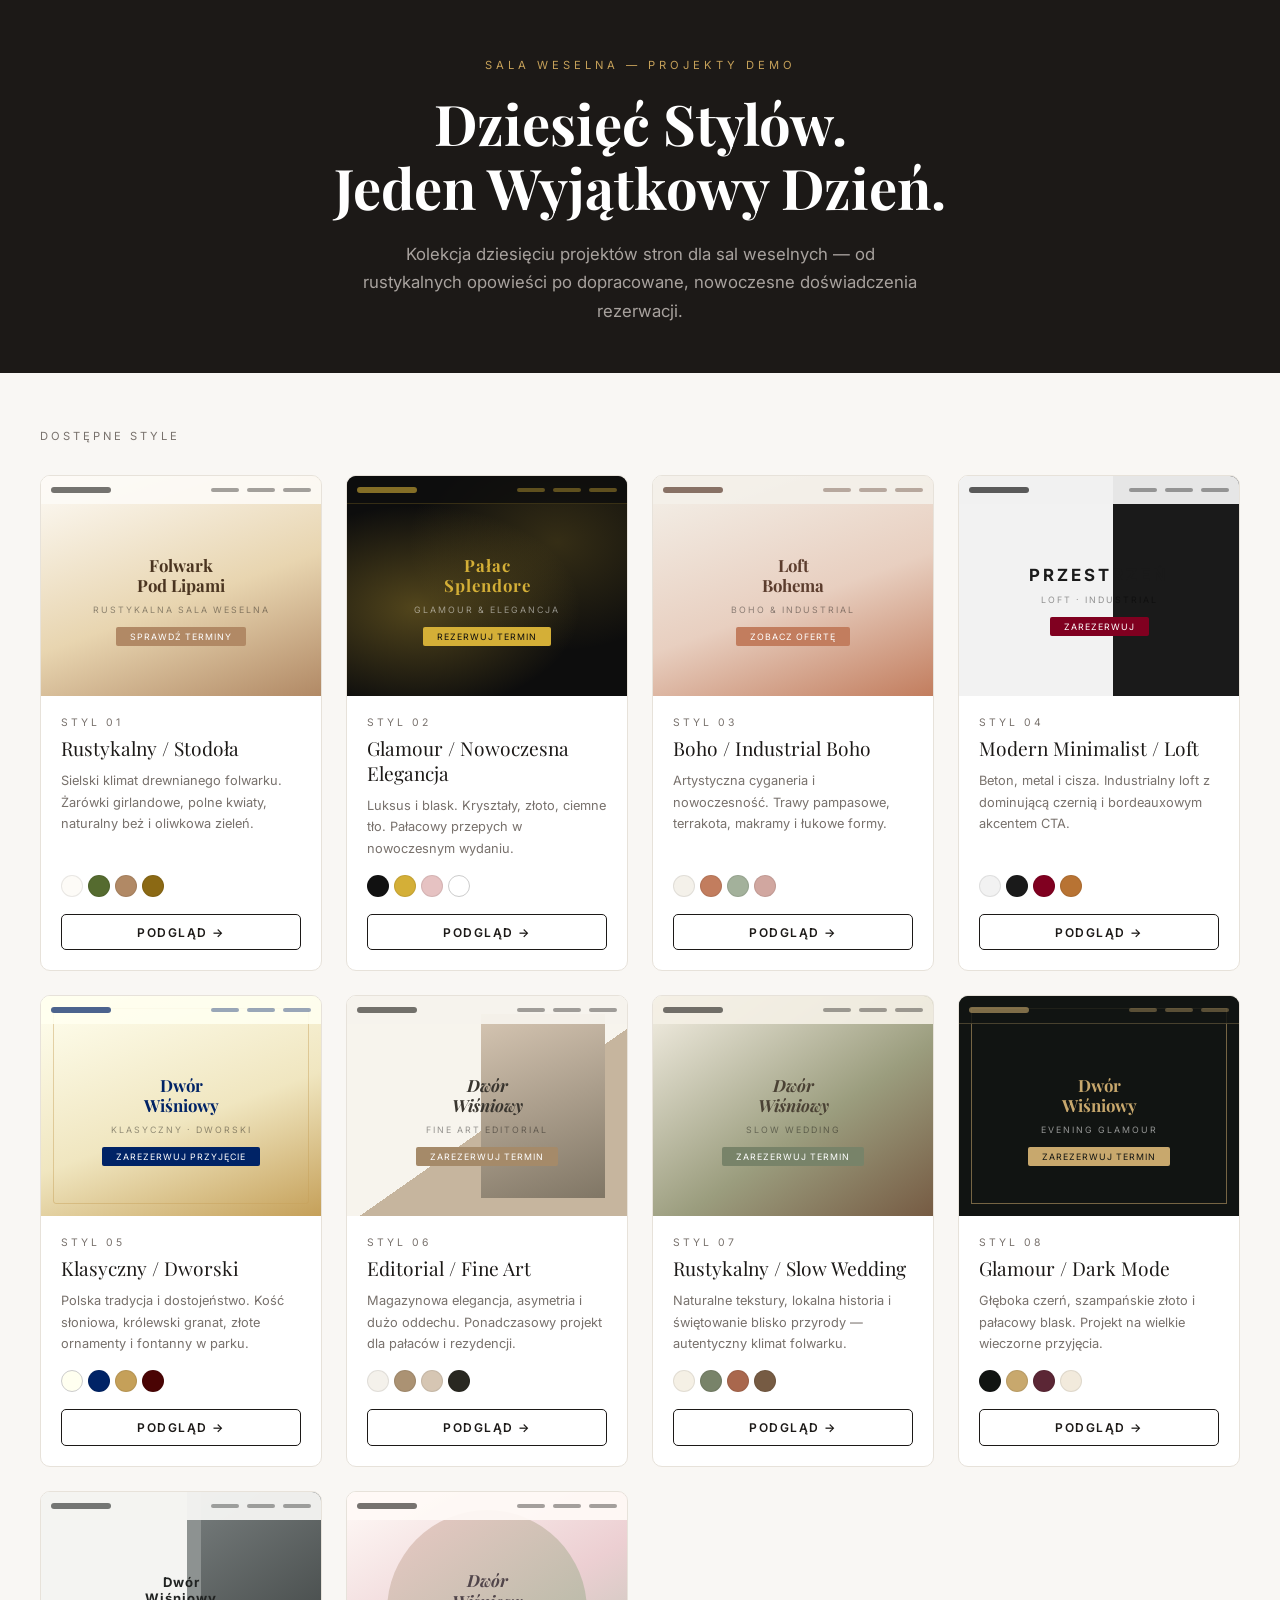
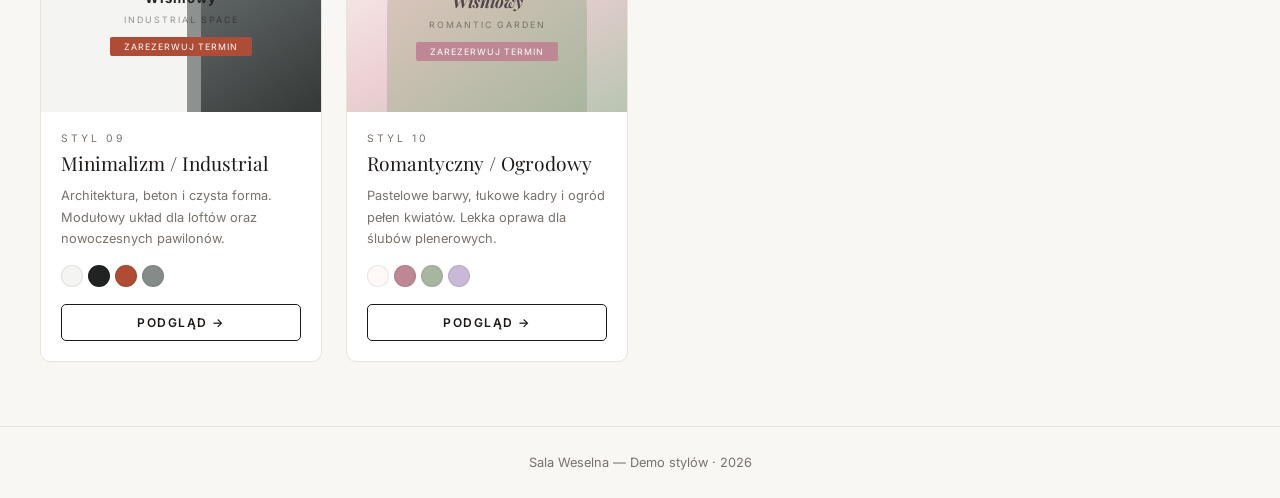
<file: index.html>
<!DOCTYPE html>
<html lang="pl">
<head>
  <meta charset="UTF-8">
  <meta name="viewport" content="width=device-width, initial-scale=1.0">
  <title>Style Sal Weselnych — Demo</title>
  <link href="https://fonts.googleapis.com/css2?family=Playfair+Display:ital,wght@0,400;0,700;1,400&family=Inter:wght@300;400;600&display=swap" rel="stylesheet">
  <style>
    *, *::before, *::after { margin: 0; padding: 0; box-sizing: border-box; }

    :root {
      --bg: #f9f7f4;
      --text: #1c1917;
      --text-muted: #78716c;
      --gold: #c5a059;
      --border: #e7e2da;
    }

    html { scroll-behavior: smooth; }

    body {
      font-family: 'Inter', sans-serif;
      background: var(--bg);
      color: var(--text);
    }

    /* ─── HEADER ─── */
    header {
      background: #1c1917;
      padding: 3.5rem 1.5rem 3rem;
      text-align: center;
    }

    header .eyebrow {
      font-size: 0.7rem;
      letter-spacing: 4px;
      text-transform: uppercase;
      color: var(--gold);
      margin-bottom: 1rem;
    }

    header h1 {
      font-family: 'Playfair Display', serif;
      font-size: clamp(2rem, 6vw, 3.5rem);
      color: #fff;
      line-height: 1.15;
      margin-bottom: 1.25rem;
    }

    header p {
      font-size: clamp(0.875rem, 2vw, 1.05rem);
      color: #a8a29e;
      max-width: 560px;
      margin: 0 auto;
      line-height: 1.7;
    }

    /* ─── MAIN ─── */
    main {
      max-width: 1240px;
      margin: 0 auto;
      padding: 3.5rem 1.25rem 4rem;
    }

    .grid-label {
      font-size: 0.7rem;
      letter-spacing: 3px;
      text-transform: uppercase;
      color: var(--text-muted);
      margin-bottom: 2rem;
    }

    .styles-grid {
      display: grid;
      grid-template-columns: 1fr;
      gap: 1.5rem;
    }

    @media (min-width: 560px) {
      .styles-grid { grid-template-columns: repeat(2, 1fr); }
    }
    @media (min-width: 900px) {
      .styles-grid { grid-template-columns: repeat(3, 1fr); }
    }
    @media (min-width: 1200px) {
      .styles-grid { grid-template-columns: repeat(4, 1fr); }
    }

    /* ─── CARD ─── */
    .card {
      display: flex;
      flex-direction: column;
      background: #fff;
      border: 1px solid var(--border);
      border-radius: 10px;
      overflow: hidden;
      text-decoration: none;
      color: inherit;
      transition: transform .3s, box-shadow .3s;
    }

    .card:hover {
      transform: translateY(-6px);
      box-shadow: 0 16px 48px rgba(0,0,0,.12);
    }

    /* ─── PREVIEW THUMBNAILS ─── */
    .preview {
      height: 220px;
      position: relative;
      overflow: hidden;
      flex-shrink: 0;
    }

    /* Rustic */
    .preview-rustic {
      background: linear-gradient(160deg, #FDFBF7 0%, #e8d5b0 55%, #B18965 100%);
    }
    .preview-rustic .mock-nav  { background: rgba(253,251,247,.9); }
    .preview-rustic .mock-h    { color: #4a3420; font-family: 'Playfair Display',serif; }
    .preview-rustic .mock-btn  { background: #B18965; }
    .preview-rustic .mock-dot1 { background: #FDFBF7; border: 2px solid #ccc; }
    .preview-rustic .mock-dot2 { background: #556B2F; }
    .preview-rustic .mock-dot3 { background: #B18965; }
    .preview-rustic .mock-dot4 { background: #8B6914; }

    /* Glamour */
    .preview-glamour {
      background: #0d0d0d;
    }
    .preview-glamour::before {
      content: '';
      position: absolute;
      inset: 0;
      background:
        radial-gradient(ellipse at 25% 60%, rgba(212,175,55,.35) 0%, transparent 55%),
        radial-gradient(ellipse at 75% 30%, rgba(212,175,55,.2) 0%, transparent 50%);
    }
    .preview-glamour .mock-nav  { background: rgba(13,13,13,.8); border-bottom: 1px solid rgba(212,175,55,.2); }
    .preview-glamour .mock-h    { color: #D4AF37; font-family: 'Playfair Display',serif; letter-spacing: 1px; }
    .preview-glamour .mock-sub  { color: rgba(255,255,255,.5) !important; }
    .preview-glamour .mock-btn  { background: #D4AF37; color: #0d0d0d; }
    .preview-glamour .mock-dot1 { background: #111; }
    .preview-glamour .mock-dot2 { background: #D4AF37; }
    .preview-glamour .mock-dot3 { background: #E6C2C2; }
    .preview-glamour .mock-dot4 { background: #fff; border: 2px solid #ccc; }

    /* Boho */
    .preview-boho {
      background: linear-gradient(160deg, #F4F1EA 0%, #e8cfc0 55%, #C27D5E 100%);
    }
    .preview-boho .mock-nav  { background: rgba(244,241,234,.9); }
    .preview-boho .mock-h    { color: #5c3d2e; font-family: 'Playfair Display',serif; }
    .preview-boho .mock-btn  { background: #C27D5E; }
    .preview-boho .mock-dot1 { background: #F4F1EA; border: 2px solid #ccc; }
    .preview-boho .mock-dot2 { background: #C27D5E; }
    .preview-boho .mock-dot3 { background: #A3B19B; }
    .preview-boho .mock-dot4 { background: #D1A7A0; }

    /* Minimalist */
    .preview-minimalist {
      background: #F2F2F2;
    }
    .preview-minimalist::after {
      content: '';
      position: absolute;
      right: 0; top: 0;
      width: 45%;
      height: 100%;
      background: #1A1A1A;
    }
    .preview-minimalist .mock-nav  { background: rgba(242,242,242,.95); z-index: 2; }
    .preview-minimalist .mock-h    { color: #1A1A1A; font-family: 'Inter',sans-serif; letter-spacing: 3px; font-weight: 700; z-index: 2; }
    .preview-minimalist .mock-btn  { background: #800020; z-index: 2; }
    .preview-minimalist .mock-dot1 { background: #F2F2F2; border: 2px solid #ccc; }
    .preview-minimalist .mock-dot2 { background: #1A1A1A; }
    .preview-minimalist .mock-dot3 { background: #800020; }
    .preview-minimalist .mock-dot4 { background: #B87333; }

    /* Classic */
    .preview-classic {
      background: linear-gradient(160deg, #FFFFF0 0%, #f0e6c0 55%, #C5A059 100%);
    }
    .preview-classic::before {
      content: '';
      position: absolute;
      inset: 12px;
      border: 1px solid rgba(197,160,89,.45);
      border-radius: 3px;
    }
    .preview-classic .mock-nav  { background: rgba(255,255,240,.9); }
    .preview-classic .mock-h    { color: #002366; font-family: 'Playfair Display',serif; }
    .preview-classic .mock-btn  { background: #002366; }
    .preview-classic .mock-dot1 { background: #FFFFF0; border: 2px solid #ccc; }
    .preview-classic .mock-dot2 { background: #002366; }
    .preview-classic .mock-dot3 { background: #C5A059; }
    .preview-classic .mock-dot4 { background: #4A0404; }

    /* New directions */
    .preview-editorial { background: linear-gradient(145deg, #f7f4ed 0 55%, #c6b59e 55%); }
    .preview-editorial::before { content: ''; position: absolute; inset: 18px 22px 18px 48%; background: linear-gradient(160deg, #d6c6b3, #807665); }
    .preview-editorial .mock-nav { background: rgba(247,244,237,.94); }
    .preview-editorial .mock-h { color: #39352f; font-family: 'Playfair Display',serif; font-style: italic; }
    .preview-editorial .mock-btn { background: #a58a69; }
    .preview-editorial .mock-dot1 { background: #f7f4ed; border: 2px solid #ccc; }
    .preview-editorial .mock-dot2 { background: #a58a69; }
    .preview-editorial .mock-dot3 { background: #d6c6b3; }
    .preview-editorial .mock-dot4 { background: #39352f; }

    .preview-slow { background: linear-gradient(145deg, #f5f0e5, #9b9d7e 58%, #765b43); }
    .preview-slow .mock-nav { background: rgba(245,240,229,.92); }
    .preview-slow .mock-h { color: #4a4134; font-family: 'Playfair Display',serif; font-style: italic; }
    .preview-slow .mock-btn { background: #788369; }
    .preview-slow .mock-dot1 { background: #f5f0e5; border: 2px solid #ccc; }
    .preview-slow .mock-dot2 { background: #788369; }
    .preview-slow .mock-dot3 { background: #a9674d; }
    .preview-slow .mock-dot4 { background: #765b43; }

    .preview-nocturne { background: #111412; }
    .preview-nocturne::before { content: ''; position: absolute; inset: 12px; border: 1px solid rgba(200,168,109,.55); }
    .preview-nocturne .mock-nav { background: rgba(17,20,18,.85); border-bottom: 1px solid rgba(200,168,109,.3); }
    .preview-nocturne .mock-h { color: #c8a86d; font-family: 'Playfair Display',serif; }
    .preview-nocturne .mock-sub { color: rgba(255,255,255,.55) !important; }
    .preview-nocturne .mock-btn { background: #c8a86d; color: #111412; }
    .preview-nocturne .mock-dot1 { background: #111412; }
    .preview-nocturne .mock-dot2 { background: #c8a86d; }
    .preview-nocturne .mock-dot3 { background: #5b2635; }
    .preview-nocturne .mock-dot4 { background: #f2eadc; }

    .preview-atelier { background: linear-gradient(90deg, #f4f4f2 0 52%, #8d9291 52%); }
    .preview-atelier::after { content: ''; position: absolute; right: 0; top: 0; width: 43%; height: 100%; background: linear-gradient(145deg, #777d7d, #343938); }
    .preview-atelier .mock-nav { background: rgba(244,244,242,.96); z-index: 2; }
    .preview-atelier .mock-h { color: #212322; font-family: 'Inter',sans-serif; font-size: .82rem; letter-spacing: 1px; z-index: 2; }
    .preview-atelier .mock-sub { z-index: 2; }
    .preview-atelier .mock-btn { background: #ae4c36; z-index: 2; }
    .preview-atelier .mock-dot1 { background: #f4f4f2; border: 2px solid #ccc; }
    .preview-atelier .mock-dot2 { background: #212322; }
    .preview-atelier .mock-dot3 { background: #ae4c36; }
    .preview-atelier .mock-dot4 { background: #858b89; }

    .preview-garden { background: linear-gradient(150deg, #fffaf7, #eccfd2 55%, #b8c5b2); }
    .preview-garden::before { content: ''; position: absolute; inset: 18px 40px 0; border-radius: 50% 50% 0 0; background: linear-gradient(145deg, #e9c9c4, #a9b69f); }
    .preview-garden .mock-nav { background: rgba(255,250,247,.92); }
    .preview-garden .mock-h { color: #51454a; font-family: 'Playfair Display',serif; font-style: italic; }
    .preview-garden .mock-btn { background: #bd8794; }
    .preview-garden .mock-dot1 { background: #fffaf7; border: 2px solid #ccc; }
    .preview-garden .mock-dot2 { background: #bd8794; }
    .preview-garden .mock-dot3 { background: #a9b69f; }
    .preview-garden .mock-dot4 { background: #c7b9d7; }

    /* Mock UI inside preview */
    .mock-ui {
      position: absolute;
      inset: 0;
      padding: 0;
      display: flex;
      flex-direction: column;
      justify-content: space-between;
      z-index: 1;
    }

    .mock-nav {
      height: 28px;
      display: flex;
      align-items: center;
      padding: 0 10px;
      justify-content: space-between;
    }

    .mock-logo {
      width: 60px;
      height: 6px;
      background: currentColor;
      border-radius: 3px;
      opacity: .6;
    }

    .mock-nav-dots {
      display: flex;
      gap: 8px;
    }

    .mock-nav-dots span {
      width: 28px;
      height: 4px;
      background: currentColor;
      border-radius: 2px;
      opacity: .4;
    }

    .mock-body {
      flex: 1;
      display: flex;
      flex-direction: column;
      align-items: center;
      justify-content: center;
      gap: 8px;
      padding: 12px;
      text-align: center;
    }

    .mock-h {
      font-size: 1.05rem;
      font-weight: 700;
      line-height: 1.2;
    }

    .mock-sub {
      font-size: 0.55rem;
      letter-spacing: 2px;
      text-transform: uppercase;
      color: rgba(0,0,0,.4);
    }

    .mock-btn {
      padding: 4px 14px;
      border-radius: 2px;
      font-size: 0.55rem;
      letter-spacing: 1px;
      text-transform: uppercase;
      color: #fff;
      margin-top: 4px;
    }

    /* ─── CARD BODY ─── */
    .card-body {
      padding: 1.25rem;
      display: flex;
      flex-direction: column;
      flex: 1;
    }

    .card-number {
      font-size: 0.65rem;
      letter-spacing: 3px;
      text-transform: uppercase;
      color: var(--text-muted);
      margin-bottom: 0.4rem;
    }

    .card-title {
      font-family: 'Playfair Display', serif;
      font-size: 1.2rem;
      line-height: 1.3;
      margin-bottom: 0.6rem;
    }

    .card-desc {
      font-size: 0.8rem;
      color: var(--text-muted);
      line-height: 1.65;
      flex: 1;
    }

    .card-palette {
      display: flex;
      gap: 5px;
      margin: 1rem 0 1.1rem;
    }

    .dot {
      width: 22px;
      height: 22px;
      border-radius: 50%;
      border: 1.5px solid rgba(0,0,0,.08);
    }

    .card-link {
      display: block;
      text-align: center;
      padding: 0.6rem 1rem;
      border: 1.5px solid #1c1917;
      border-radius: 5px;
      font-size: 0.75rem;
      font-weight: 600;
      letter-spacing: 1.5px;
      text-transform: uppercase;
      color: #1c1917;
      transition: background .2s, color .2s;
    }

    .card:hover .card-link {
      background: #1c1917;
      color: #fff;
    }

    /* ─── FOOTER ─── */
    footer {
      border-top: 1px solid var(--border);
      padding: 1.75rem 1.5rem;
      text-align: center;
      font-size: 0.8rem;
      color: var(--text-muted);
    }
  </style>
</head>
<body>

<header>
  <p class="eyebrow">Sala Weselna — Projekty Demo</p>
  <h1>Dziesięć Stylów.<br>Jeden Wyjątkowy Dzień.</h1>
  <p>Kolekcja dziesięciu projektów stron dla sal weselnych — od rustykalnych opowieści po dopracowane, nowoczesne doświadczenia rezerwacji.</p>
</header>

<main>
  <p class="grid-label">Dostępne style</p>
  <div class="styles-grid">

    <!-- 1 Rustic -->
    <a class="card" href="demo/rustic/index.html">
      <div class="preview preview-rustic">
        <div class="mock-ui">
          <div class="mock-nav">
            <div class="mock-logo"></div>
            <div class="mock-nav-dots"><span></span><span></span><span></span></div>
          </div>
          <div class="mock-body">
            <div class="mock-h">Folwark<br>Pod Lipami</div>
            <div class="mock-sub">Rustykalna Sala Weselna</div>
            <div class="mock-btn">Sprawdź terminy</div>
          </div>
        </div>
      </div>
      <div class="card-body">
        <div class="card-number">Styl 01</div>
        <div class="card-title">Rustykalny / Stodoła</div>
        <p class="card-desc">Sielski klimat drewnianego folwarku. Żarówki girlandowe, polne kwiaty, naturalny beż i oliwkowa zieleń.</p>
        <div class="card-palette">
          <div class="dot" style="background:#FDFBF7"></div>
          <div class="dot" style="background:#556B2F"></div>
          <div class="dot" style="background:#B18965"></div>
          <div class="dot" style="background:#8B6914"></div>
        </div>
        <span class="card-link">Podgląd →</span>
      </div>
    </a>

    <!-- 2 Glamour -->
    <a class="card" href="demo/glamour/index.html">
      <div class="preview preview-glamour">
        <div class="mock-ui">
          <div class="mock-nav">
            <div class="mock-logo" style="background:#D4AF37"></div>
            <div class="mock-nav-dots" style="color:#D4AF37"><span></span><span></span><span></span></div>
          </div>
          <div class="mock-body">
            <div class="mock-h mock-h">Pałac<br>Splendore</div>
            <div class="mock-sub">Glamour &amp; Elegancja</div>
            <div class="mock-btn">Rezerwuj termin</div>
          </div>
        </div>
      </div>
      <div class="card-body">
        <div class="card-number">Styl 02</div>
        <div class="card-title">Glamour / Nowoczesna Elegancja</div>
        <p class="card-desc">Luksus i blask. Kryształy, złoto, ciemne tło. Pałacowy przepych w nowoczesnym wydaniu.</p>
        <div class="card-palette">
          <div class="dot" style="background:#111111"></div>
          <div class="dot" style="background:#D4AF37"></div>
          <div class="dot" style="background:#E6C2C2"></div>
          <div class="dot" style="background:#ffffff; border-color:#ccc"></div>
        </div>
        <span class="card-link">Podgląd →</span>
      </div>
    </a>

    <!-- 3 Boho -->
    <a class="card" href="demo/boho/index.html">
      <div class="preview preview-boho">
        <div class="mock-ui">
          <div class="mock-nav">
            <div class="mock-logo" style="background:#5c3d2e; opacity:.7"></div>
            <div class="mock-nav-dots" style="color:#5c3d2e"><span></span><span></span><span></span></div>
          </div>
          <div class="mock-body">
            <div class="mock-h">Loft<br>Bohema</div>
            <div class="mock-sub">Boho & Industrial</div>
            <div class="mock-btn">Zobacz ofertę</div>
          </div>
        </div>
      </div>
      <div class="card-body">
        <div class="card-number">Styl 03</div>
        <div class="card-title">Boho / Industrial Boho</div>
        <p class="card-desc">Artystyczna cyganeria i nowoczesność. Trawy pampasowe, terrakota, makramy i łukowe formy.</p>
        <div class="card-palette">
          <div class="dot" style="background:#F4F1EA"></div>
          <div class="dot" style="background:#C27D5E"></div>
          <div class="dot" style="background:#A3B19B"></div>
          <div class="dot" style="background:#D1A7A0"></div>
        </div>
        <span class="card-link">Podgląd →</span>
      </div>
    </a>

    <!-- 4 Minimalist -->
    <a class="card" href="demo/minimalist/index.html">
      <div class="preview preview-minimalist">
        <div class="mock-ui" style="z-index:3">
          <div class="mock-nav">
            <div class="mock-logo" style="background:#1A1A1A; opacity:.7"></div>
            <div class="mock-nav-dots" style="color:#1A1A1A"><span></span><span></span><span></span></div>
          </div>
          <div class="mock-body">
            <div class="mock-h">PRZESTRZEŃ</div>
            <div class="mock-sub">Loft · Industrial</div>
            <div class="mock-btn" style="z-index:3">Zarezerwuj</div>
          </div>
        </div>
      </div>
      <div class="card-body">
        <div class="card-number">Styl 04</div>
        <div class="card-title">Modern Minimalist / Loft</div>
        <p class="card-desc">Beton, metal i cisza. Industrialny loft z dominującą czernią i bordeauxowym akcentem CTA.</p>
        <div class="card-palette">
          <div class="dot" style="background:#F2F2F2"></div>
          <div class="dot" style="background:#1A1A1A"></div>
          <div class="dot" style="background:#800020"></div>
          <div class="dot" style="background:#B87333"></div>
        </div>
        <span class="card-link">Podgląd →</span>
      </div>
    </a>

    <!-- 5 Classic -->
    <a class="card" href="demo/classic/index.html">
      <div class="preview preview-classic">
        <div class="mock-ui">
          <div class="mock-nav">
            <div class="mock-logo" style="background:#002366; opacity:.7"></div>
            <div class="mock-nav-dots" style="color:#002366"><span></span><span></span><span></span></div>
          </div>
          <div class="mock-body">
            <div class="mock-h">Dwór<br>Wiśniowy</div>
            <div class="mock-sub">Klasyczny · Dworski</div>
            <div class="mock-btn">Zarezerwuj przyjęcie</div>
          </div>
        </div>
      </div>
      <div class="card-body">
        <div class="card-number">Styl 05</div>
        <div class="card-title">Klasyczny / Dworski</div>
        <p class="card-desc">Polska tradycja i dostojeństwo. Kość słoniowa, królewski granat, złote ornamenty i fontanny w parku.</p>
        <div class="card-palette">
          <div class="dot" style="background:#FFFFF0; border-color:#ccc"></div>
          <div class="dot" style="background:#002366"></div>
          <div class="dot" style="background:#C5A059"></div>
          <div class="dot" style="background:#4A0404"></div>
        </div>
        <span class="card-link">Podgląd →</span>
      </div>
    </a>

    <!-- 6 Editorial -->
    <a class="card" href="demo/editorial/index.html">
      <div class="preview preview-editorial">
        <div class="mock-ui">
          <div class="mock-nav"><div class="mock-logo"></div><div class="mock-nav-dots"><span></span><span></span><span></span></div></div>
          <div class="mock-body"><div class="mock-h">Dwór<br>Wiśniowy</div><div class="mock-sub">Fine Art Editorial</div><div class="mock-btn">Zarezerwuj termin</div></div>
        </div>
      </div>
      <div class="card-body">
        <div class="card-number">Styl 06</div>
        <div class="card-title">Editorial / Fine Art</div>
        <p class="card-desc">Magazynowa elegancja, asymetria i dużo oddechu. Ponadczasowy projekt dla pałaców i rezydencji.</p>
        <div class="card-palette"><div class="dot" style="background:#f4f1eb"></div><div class="dot" style="background:#ab9273"></div><div class="dot" style="background:#d6c6b3"></div><div class="dot" style="background:#292821"></div></div>
        <span class="card-link">Podgląd →</span>
      </div>
    </a>

    <!-- 7 Slow wedding -->
    <a class="card" href="demo/slow-wedding/index.html">
      <div class="preview preview-slow">
        <div class="mock-ui">
          <div class="mock-nav"><div class="mock-logo"></div><div class="mock-nav-dots"><span></span><span></span><span></span></div></div>
          <div class="mock-body"><div class="mock-h">Dwór<br>Wiśniowy</div><div class="mock-sub">Slow Wedding</div><div class="mock-btn">Zarezerwuj termin</div></div>
        </div>
      </div>
      <div class="card-body">
        <div class="card-number">Styl 07</div>
        <div class="card-title">Rustykalny / Slow Wedding</div>
        <p class="card-desc">Naturalne tekstury, lokalna historia i świętowanie blisko przyrody — autentyczny klimat folwarku.</p>
        <div class="card-palette"><div class="dot" style="background:#f5f0e5"></div><div class="dot" style="background:#788369"></div><div class="dot" style="background:#a9674d"></div><div class="dot" style="background:#765b43"></div></div>
        <span class="card-link">Podgląd →</span>
      </div>
    </a>

    <!-- 8 Evening glamour -->
    <a class="card" href="demo/nocturne/index.html">
      <div class="preview preview-nocturne">
        <div class="mock-ui">
          <div class="mock-nav"><div class="mock-logo" style="background:#c8a86d"></div><div class="mock-nav-dots" style="color:#c8a86d"><span></span><span></span><span></span></div></div>
          <div class="mock-body"><div class="mock-h">Dwór<br>Wiśniowy</div><div class="mock-sub">Evening Glamour</div><div class="mock-btn">Zarezerwuj termin</div></div>
        </div>
      </div>
      <div class="card-body">
        <div class="card-number">Styl 08</div>
        <div class="card-title">Glamour / Dark Mode</div>
        <p class="card-desc">Głęboka czerń, szampańskie złoto i pałacowy blask. Projekt na wielkie wieczorne przyjęcia.</p>
        <div class="card-palette"><div class="dot" style="background:#111412"></div><div class="dot" style="background:#c8a86d"></div><div class="dot" style="background:#5b2635"></div><div class="dot" style="background:#f2eadc"></div></div>
        <span class="card-link">Podgląd →</span>
      </div>
    </a>

    <!-- 9 Industrial minimalism -->
    <a class="card" href="demo/atelier/index.html">
      <div class="preview preview-atelier">
        <div class="mock-ui" style="z-index:3">
          <div class="mock-nav"><div class="mock-logo" style="background:#212322"></div><div class="mock-nav-dots" style="color:#212322"><span></span><span></span><span></span></div></div>
          <div class="mock-body"><div class="mock-h">Dwór<br>Wiśniowy</div><div class="mock-sub">Industrial Space</div><div class="mock-btn">Zarezerwuj termin</div></div>
        </div>
      </div>
      <div class="card-body">
        <div class="card-number">Styl 09</div>
        <div class="card-title">Minimalizm / Industrial</div>
        <p class="card-desc">Architektura, beton i czysta forma. Modułowy układ dla loftów oraz nowoczesnych pawilonów.</p>
        <div class="card-palette"><div class="dot" style="background:#f4f4f2"></div><div class="dot" style="background:#212322"></div><div class="dot" style="background:#ae4c36"></div><div class="dot" style="background:#858b89"></div></div>
        <span class="card-link">Podgląd →</span>
      </div>
    </a>

    <!-- 10 Romantic garden -->
    <a class="card" href="demo/garden/index.html">
      <div class="preview preview-garden">
        <div class="mock-ui">
          <div class="mock-nav"><div class="mock-logo"></div><div class="mock-nav-dots"><span></span><span></span><span></span></div></div>
          <div class="mock-body"><div class="mock-h">Dwór<br>Wiśniowy</div><div class="mock-sub">Romantic Garden</div><div class="mock-btn">Zarezerwuj termin</div></div>
        </div>
      </div>
      <div class="card-body">
        <div class="card-number">Styl 10</div>
        <div class="card-title">Romantyczny / Ogrodowy</div>
        <p class="card-desc">Pastelowe barwy, łukowe kadry i ogród pełen kwiatów. Lekka oprawa dla ślubów plenerowych.</p>
        <div class="card-palette"><div class="dot" style="background:#fffaf7"></div><div class="dot" style="background:#bd8794"></div><div class="dot" style="background:#a9b69f"></div><div class="dot" style="background:#c7b9d7"></div></div>
        <span class="card-link">Podgląd →</span>
      </div>
    </a>

  </div>
</main>

<footer>
  <p>Sala Weselna — Demo stylów · 2026</p>
</footer>

</body>
</html>
</file>
